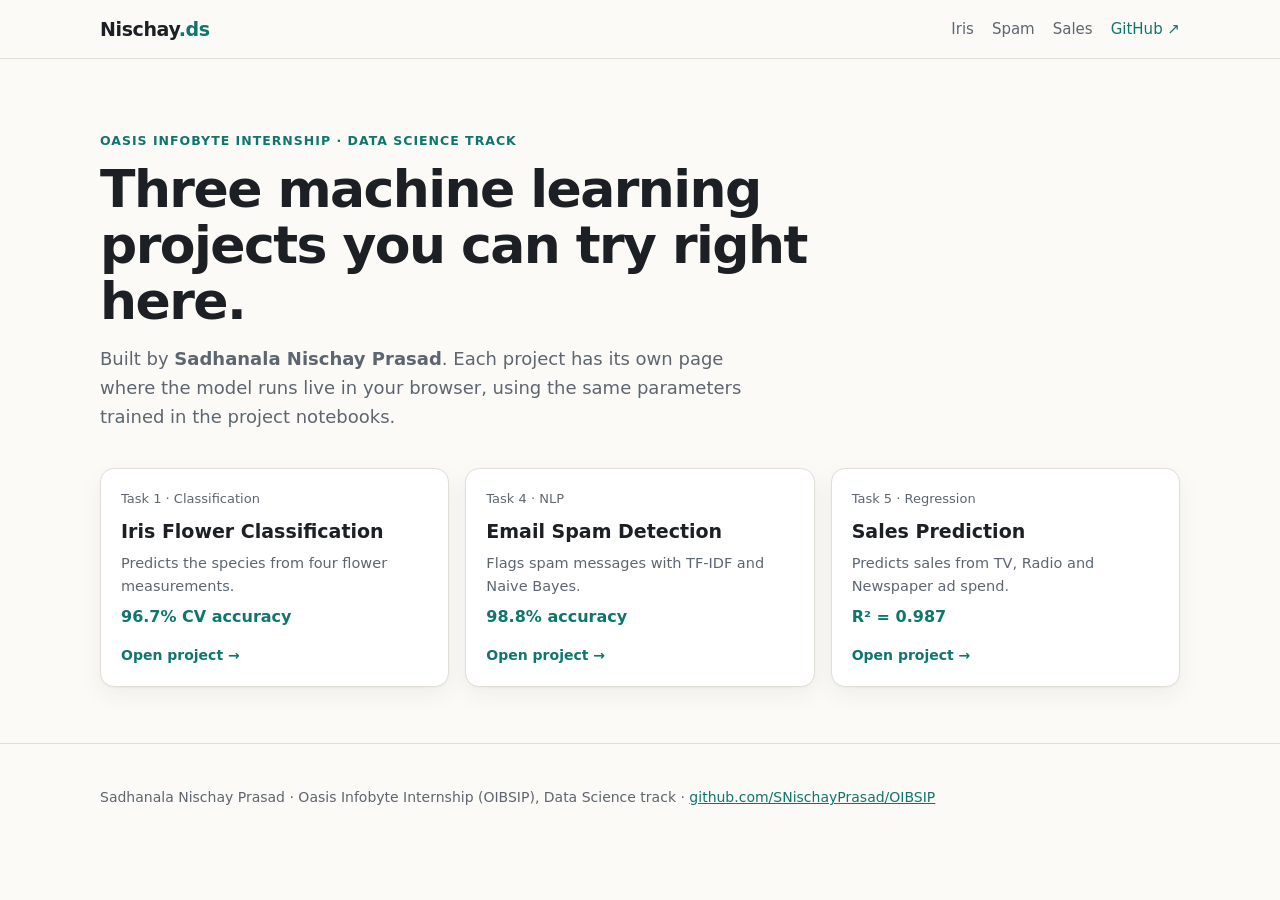
<file: website/index.html>
<!doctype html>
<html lang="en">
<head>
<meta charset="utf-8">
<meta name="viewport" content="width=device-width, initial-scale=1">
<title>Data Science Projects · Sadhanala Nischay Prasad</title>
<meta name="description" content="Live demos of three machine learning projects built during the Oasis Infobyte Data Science internship: Iris classification, spam detection and sales prediction.">
<meta property="og:title" content="Data Science Projects · Sadhanala Nischay Prasad">
<meta property="og:description" content="Try three ML models live in your browser: Iris classifier, spam detector and sales predictor.">
<meta property="og:image" content="assets/og.png">
<link rel="icon" href="data:image/svg+xml,<svg xmlns='http://www.w3.org/2000/svg' viewBox='0 0 32 32'><rect width='32' height='32' rx='7' fill='%230f766e'/><path d='M8 22l5-6 4 3 7-9' stroke='white' stroke-width='3' fill='none' stroke-linecap='round' stroke-linejoin='round'/></svg>">
<link rel="stylesheet" href="style.css">
<script>{const h=location.hash.slice(1);if(["iris","spam","sales"].includes(h))location.replace(h+".html");}</script>

</head>
<body>
<header class="top">
  <div class="wrap nav">
    <a class="brand" href="index.html">Nischay<span>.ds</span></a>
    <nav>
      <a href="iris.html">Iris</a><a href="spam.html">Spam</a><a href="sales.html">Sales</a>
      <a class="gh" href="https://github.com/SNischayPrasad/OIBSIP" target="_blank" rel="noopener">GitHub ↗</a>
    </nav>
  </div>
</header>

<main id="top">
<section class="hero">
  <div class="wrap">
    <p class="eyebrow">Oasis Infobyte Internship · Data Science track</p>
    <h1>Three machine learning projects you can try right here.</h1>
    <p class="lede">Built by <strong>Sadhanala Nischay Prasad</strong>. Each project has its own page where the model runs live in your browser, using the same parameters trained in the project notebooks.</p>
    <div class="cards">
      <a class="card" href="iris.html"><span class="tag">Task 1 · Classification</span><b>Iris Flower Classification</b><span class="desc">Predicts the species from four flower measurements.</span><span class="stat">96.7% CV accuracy</span><span class="go">Open project →</span></a>
      <a class="card" href="spam.html"><span class="tag">Task 4 · NLP</span><b>Email Spam Detection</b><span class="desc">Flags spam messages with TF-IDF and Naive Bayes.</span><span class="stat">98.8% accuracy</span><span class="go">Open project →</span></a>
      <a class="card" href="sales.html"><span class="tag">Task 5 · Regression</span><b>Sales Prediction</b><span class="desc">Predicts sales from TV, Radio and Newspaper ad spend.</span><span class="stat">R² = 0.987</span><span class="go">Open project →</span></a>
    </div>
  </div>
</section>

</main>

<footer>
  <div class="wrap">
    <p>Sadhanala Nischay Prasad · Oasis Infobyte Internship (OIBSIP), Data Science track · <a href="https://github.com/SNischayPrasad/OIBSIP" target="_blank" rel="noopener">github.com/SNischayPrasad/OIBSIP</a></p>
  </div>
</footer>
</body>
</html>
</file>
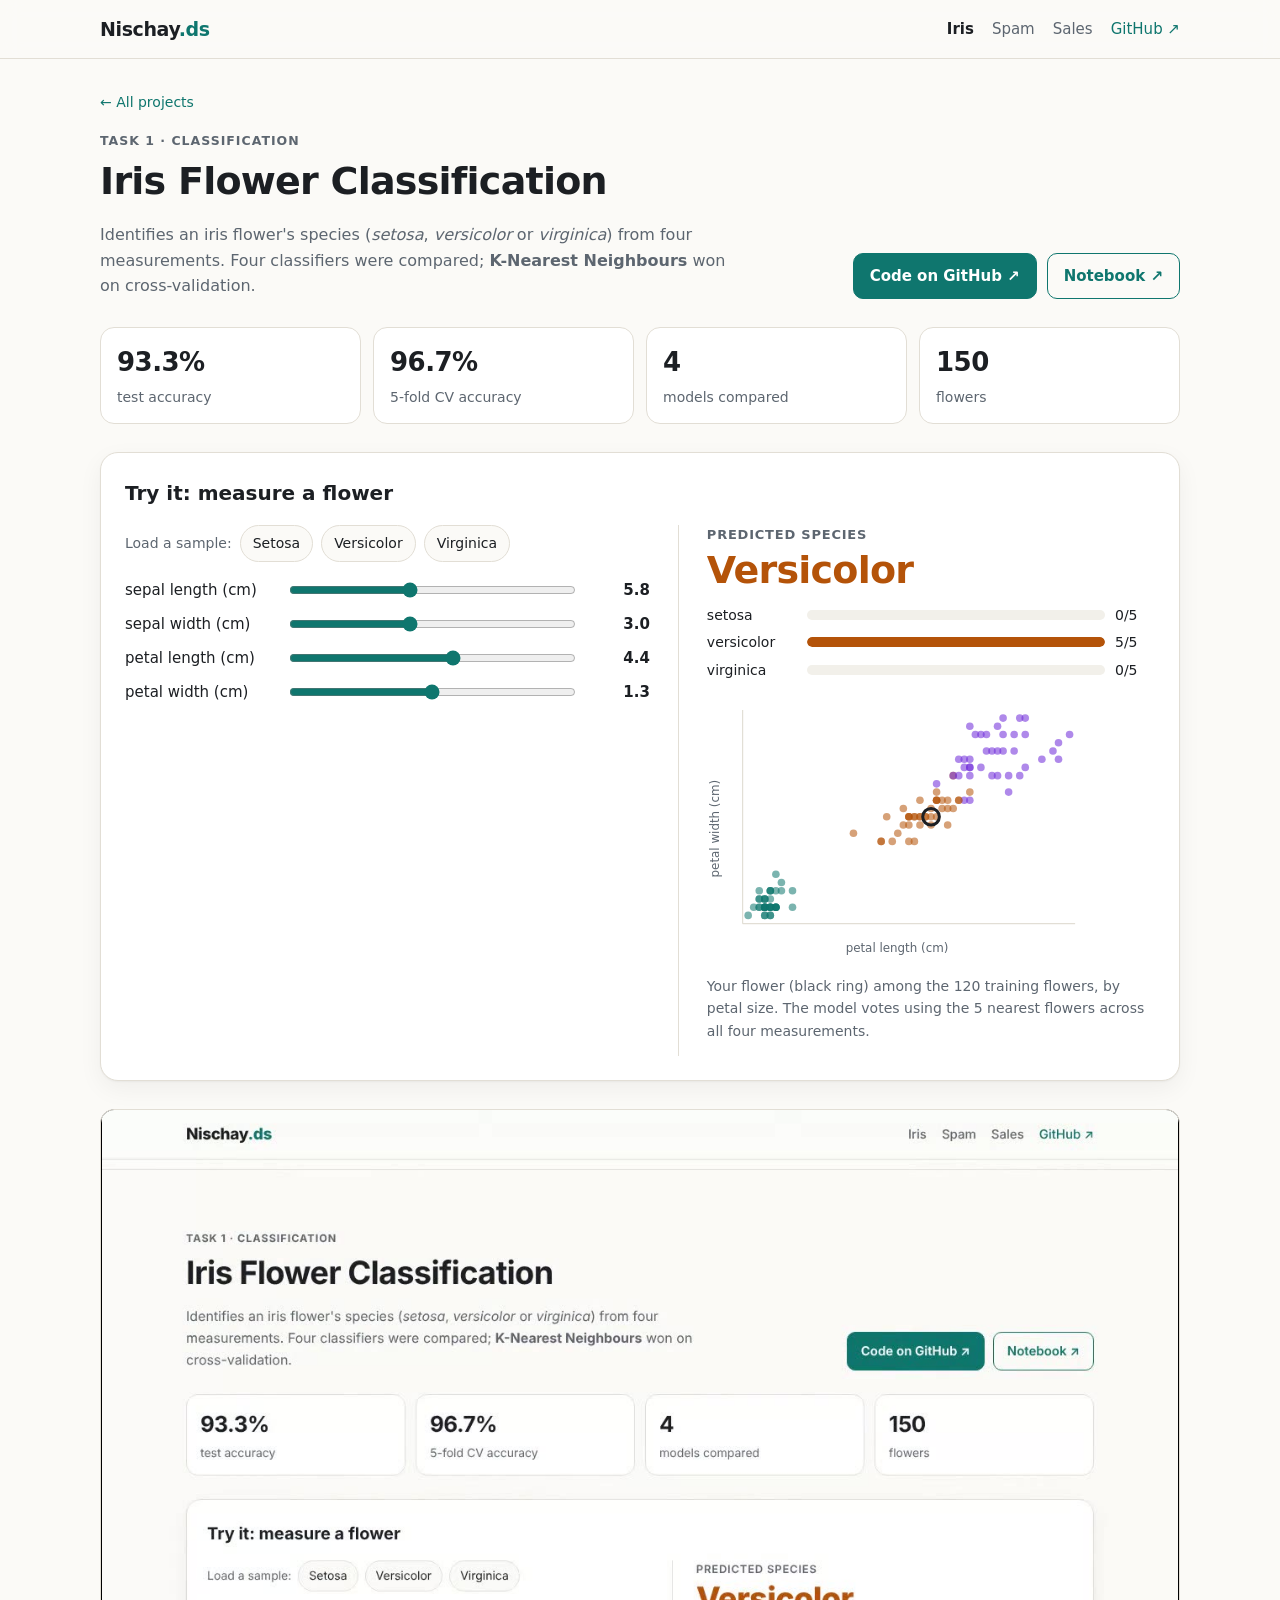
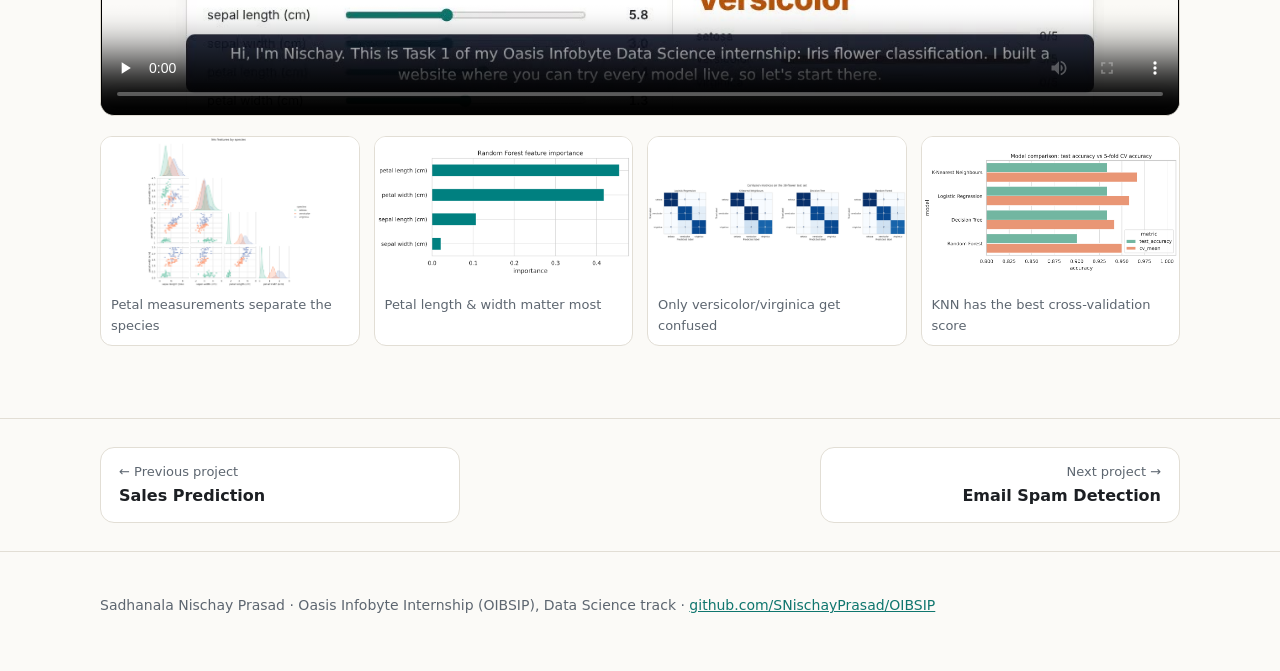
<file: website/iris.html>
<!doctype html>
<html lang="en">
<head>
<meta charset="utf-8">
<meta name="viewport" content="width=device-width, initial-scale=1">
<title>Iris Flower Classification · Sadhanala Nischay Prasad</title>
<meta name="description" content="Classify an iris flower live in your browser with a KNN model (96.7% CV accuracy).">
<meta property="og:title" content="Iris Flower Classification · Task 1 · Nischay Prasad">
<meta property="og:description" content="Classify an iris flower live in your browser with a KNN model (96.7% CV accuracy).">
<meta property="og:image" content="https://nischay-oibsip-data-science.vercel.app/assets/iris/poster.jpg">
<link rel="icon" href="data:image/svg+xml,<svg xmlns='http://www.w3.org/2000/svg' viewBox='0 0 32 32'><rect width='32' height='32' rx='7' fill='%230f766e'/><path d='M8 22l5-6 4 3 7-9' stroke='white' stroke-width='3' fill='none' stroke-linecap='round' stroke-linejoin='round'/></svg>">
<link rel="stylesheet" href="style.css">
</head>
<body>
<header class="top">
  <div class="wrap nav">
    <a class="brand" href="index.html">Nischay<span>.ds</span></a>
    <nav>
      <a href="iris.html" class="on" aria-current="page">Iris</a><a href="spam.html">Spam</a><a href="sales.html">Sales</a>
      <a class="gh" href="https://github.com/SNischayPrasad/OIBSIP" target="_blank" rel="noopener">GitHub ↗</a>
    </nav>
  </div>
</header>

<main id="top">
<section id="iris" class="project page">
  <div class="wrap">
    <p class="crumb"><a href="index.html">← All projects</a></p>
    <div class="phead">
      <div>
        <p class="eyebrow">Task 1 · Classification</p>
        <h2>Iris Flower Classification</h2>
        <p>Identifies an iris flower's species (<em>setosa</em>, <em>versicolor</em> or <em>virginica</em>) from four measurements. Four classifiers were compared; <b>K-Nearest Neighbours</b> won on cross-validation.</p>
      </div>
      <div class="links">
        <a class="btn" href="https://github.com/SNischayPrasad/OIBSIP/tree/main/DataScience-Task1-IrisFlowerClassification" target="_blank" rel="noopener">Code on GitHub ↗</a>
        <a class="btn ghost" href="https://github.com/SNischayPrasad/OIBSIP/blob/main/DataScience-Task1-IrisFlowerClassification/Iris_Flower_Classification.ipynb" target="_blank" rel="noopener">Notebook ↗</a>
      </div>
    </div>
    <div class="metrics">
      <div><b>93.3%</b><span>test accuracy</span></div>
      <div><b>96.7%</b><span>5-fold CV accuracy</span></div>
      <div><b>4</b><span>models compared</span></div>
      <div><b>150</b><span>flowers</span></div>
    </div>

    <div class="demo">
      <h3>Try it: measure a flower</h3>
      <div class="demo-grid">
        <div>
          <div class="presets"><span>Load a sample:</span>
            <button data-iris="5.1,3.5,1.4,0.2">Setosa</button>
            <button data-iris="6.0,2.8,4.5,1.4">Versicolor</button>
            <button data-iris="6.7,3.1,5.6,2.3">Virginica</button>
          </div>
          <div id="iris-sliders" class="sliders"></div>
        </div>
        <div class="result">
          <p class="label">Predicted species</p>
          <p id="iris-pred" class="big">–</p>
          <div id="iris-votes" class="bars"></div>
          <svg id="iris-plot" viewBox="0 0 320 220" role="img" aria-label="Petal length vs petal width of training flowers with your flower highlighted"></svg>
          <p class="note">Your flower (black ring) among the 120 training flowers, by petal size. The model votes using the 5 nearest flowers across all four measurements.</p>
        </div>
      </div>
    </div>

    <div class="media">
      <video id="iris-video" controls preload="none" poster="assets/iris/poster.jpg"><source src="videos/iris.mp4" type="video/mp4"></video>
    </div>
    <div class="gallery">
      <figure><a href="assets/iris/pairplot.png" target="_blank"><img loading="lazy" src="assets/iris/pairplot.png" alt="Pairplot of iris features by species"></a><figcaption>Petal measurements separate the species</figcaption></figure>
      <figure><a href="assets/iris/feature_importance.png" target="_blank"><img loading="lazy" src="assets/iris/feature_importance.png" alt="Feature importance"></a><figcaption>Petal length & width matter most</figcaption></figure>
      <figure><a href="assets/iris/confusion_matrices.png" target="_blank"><img loading="lazy" src="assets/iris/confusion_matrices.png" alt="Confusion matrices"></a><figcaption>Only versicolor/virginica get confused</figcaption></figure>
      <figure><a href="assets/iris/model_comparison.png" target="_blank"><img loading="lazy" src="assets/iris/model_comparison.png" alt="Model comparison"></a><figcaption>KNN has the best cross-validation score</figcaption></figure>
    </div>
  </div>
</section>

<section class="pager">
  <div class="wrap">
    <a href="sales.html"><span>← Previous project</span><b>Sales Prediction</b></a>
    <a href="spam.html" class="next"><span>Next project →</span><b>Email Spam Detection</b></a>
  </div>
</section>
</main>

<footer>
  <div class="wrap">
    <p>Sadhanala Nischay Prasad · Oasis Infobyte Internship (OIBSIP), Data Science track · <a href="https://github.com/SNischayPrasad/OIBSIP" target="_blank" rel="noopener">github.com/SNischayPrasad/OIBSIP</a></p>
  </div>
</footer>
<script src="app.js"></script>
</body>
</html>
</file>
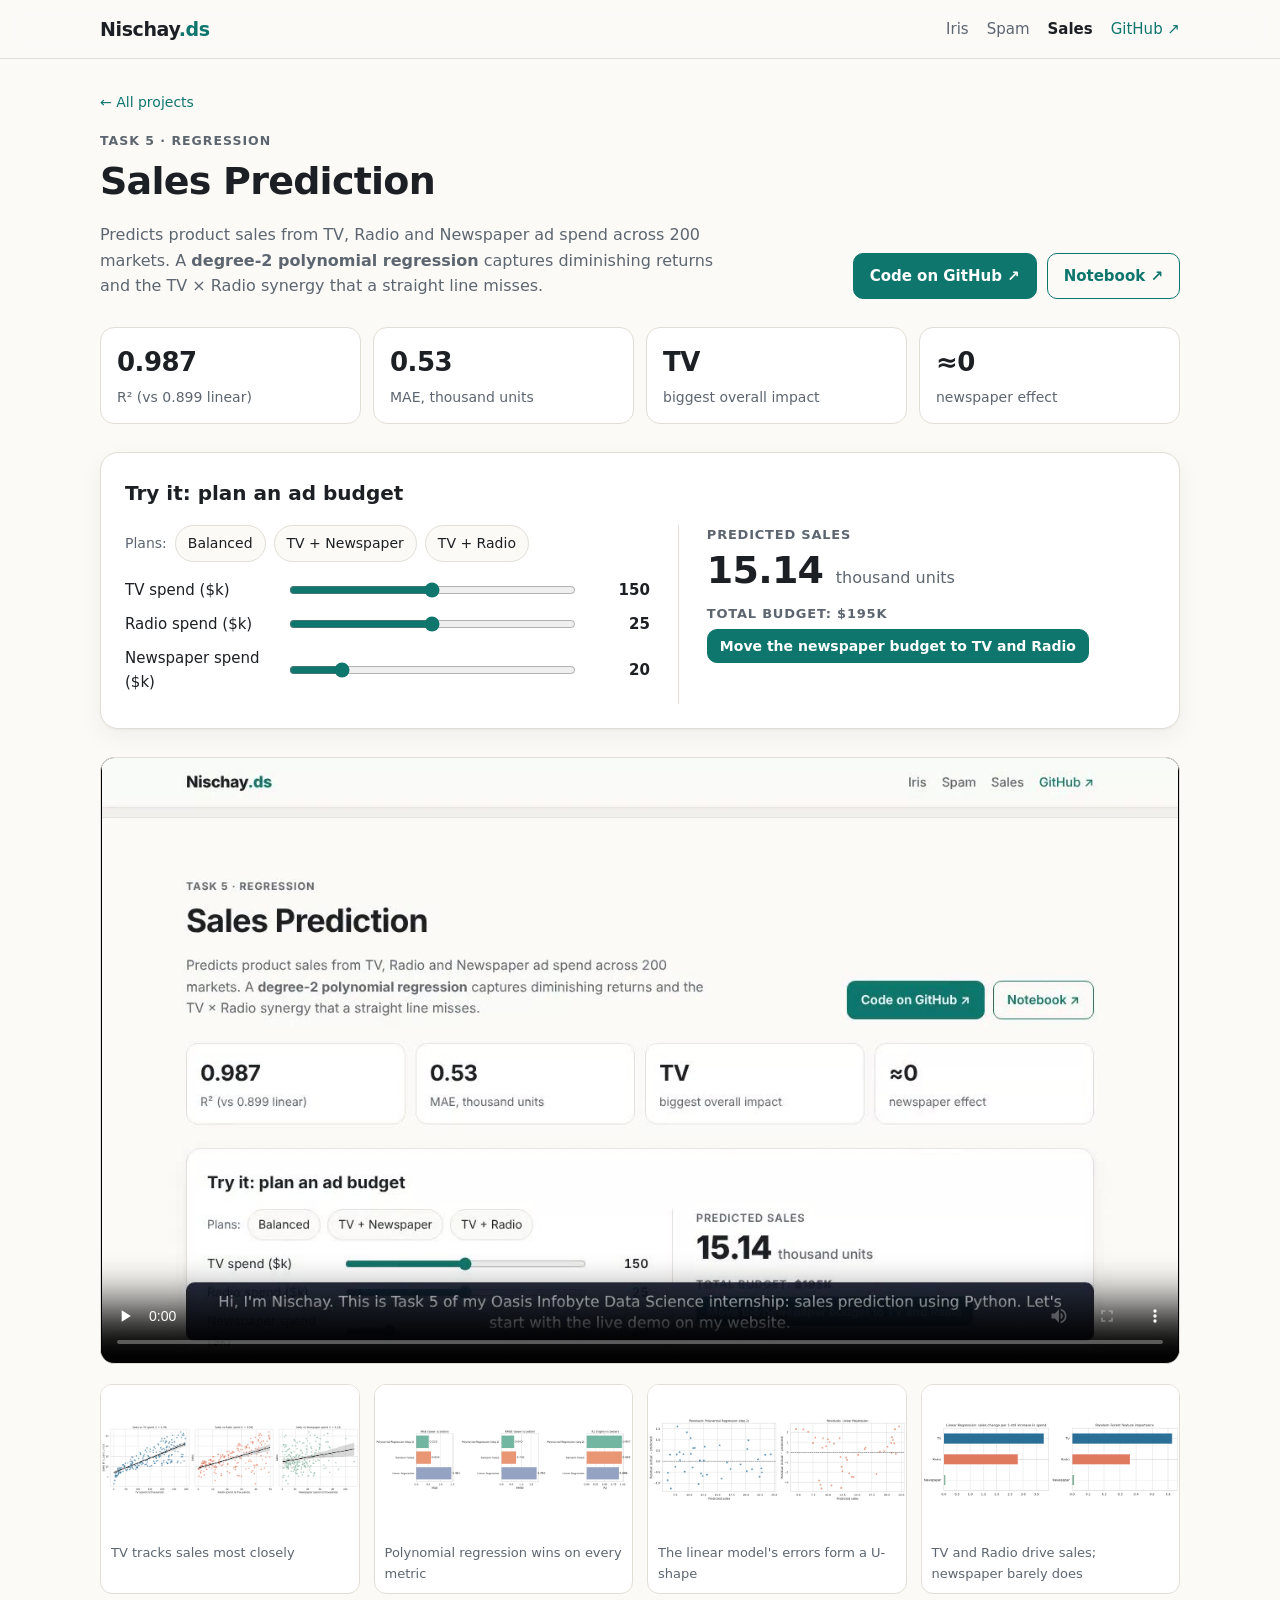
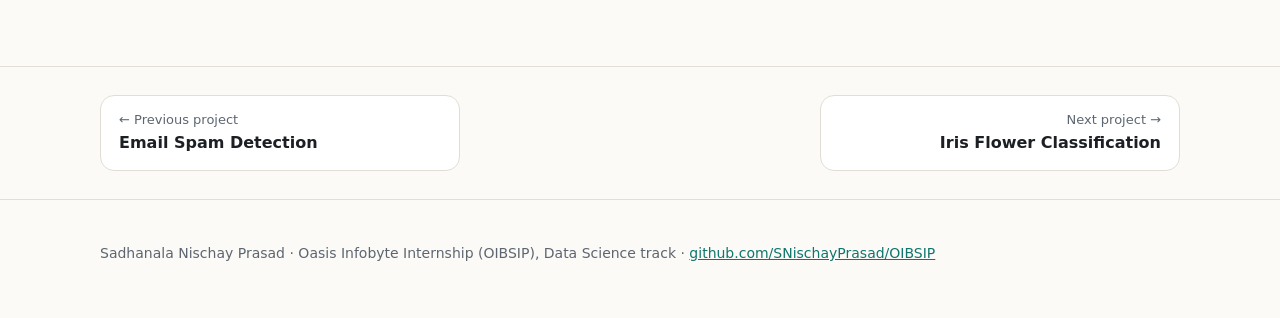
<file: website/sales.html>
<!doctype html>
<html lang="en">
<head>
<meta charset="utf-8">
<meta name="viewport" content="width=device-width, initial-scale=1">
<title>Sales Prediction · Sadhanala Nischay Prasad</title>
<meta name="description" content="Plan an ad budget and predict sales live in your browser with polynomial regression (R² = 0.987).">
<meta property="og:title" content="Sales Prediction · Task 5 · Nischay Prasad">
<meta property="og:description" content="Plan an ad budget and predict sales live in your browser with polynomial regression (R² = 0.987).">
<meta property="og:image" content="https://nischay-oibsip-data-science.vercel.app/assets/sales/poster.jpg">
<link rel="icon" href="data:image/svg+xml,<svg xmlns='http://www.w3.org/2000/svg' viewBox='0 0 32 32'><rect width='32' height='32' rx='7' fill='%230f766e'/><path d='M8 22l5-6 4 3 7-9' stroke='white' stroke-width='3' fill='none' stroke-linecap='round' stroke-linejoin='round'/></svg>">
<link rel="stylesheet" href="style.css">
</head>
<body>
<header class="top">
  <div class="wrap nav">
    <a class="brand" href="index.html">Nischay<span>.ds</span></a>
    <nav>
      <a href="iris.html">Iris</a><a href="spam.html">Spam</a><a href="sales.html" class="on" aria-current="page">Sales</a>
      <a class="gh" href="https://github.com/SNischayPrasad/OIBSIP" target="_blank" rel="noopener">GitHub ↗</a>
    </nav>
  </div>
</header>

<main id="top">
<section id="sales" class="project page">
  <div class="wrap">
    <p class="crumb"><a href="index.html">← All projects</a></p>
    <div class="phead">
      <div>
        <p class="eyebrow">Task 5 · Regression</p>
        <h2>Sales Prediction</h2>
        <p>Predicts product sales from TV, Radio and Newspaper ad spend across 200 markets. A <b>degree-2 polynomial regression</b> captures diminishing returns and the TV × Radio synergy that a straight line misses.</p>
      </div>
      <div class="links">
        <a class="btn" href="https://github.com/SNischayPrasad/OIBSIP/tree/main/DataScience-Task5-SalesPrediction" target="_blank" rel="noopener">Code on GitHub ↗</a>
        <a class="btn ghost" href="https://github.com/SNischayPrasad/OIBSIP/blob/main/DataScience-Task5-SalesPrediction/Sales_Prediction.ipynb" target="_blank" rel="noopener">Notebook ↗</a>
      </div>
    </div>
    <div class="metrics">
      <div><b>0.987</b><span>R² (vs 0.899 linear)</span></div>
      <div><b>0.53</b><span>MAE, thousand units</span></div>
      <div><b>TV</b><span>biggest overall impact</span></div>
      <div><b>≈0</b><span>newspaper effect</span></div>
    </div>

    <div class="demo">
      <h3>Try it: plan an ad budget</h3>
      <div class="demo-grid">
        <div>
          <div class="presets"><span>Plans:</span>
            <button data-sales="150,25,20">Balanced</button>
            <button data-sales="250,5,60">TV + Newspaper</button>
            <button data-sales="230,40,0">TV + Radio</button>
          </div>
          <div id="sales-sliders" class="sliders"></div>
        </div>
        <div class="result">
          <p class="label">Predicted sales</p>
          <p class="big"><span id="sales-pred">–</span> <small>thousand units</small></p>
          <p class="label">Total budget: <b id="sales-budget">–</b></p>
          <button id="sales-shift" class="btn small">Move the newspaper budget to TV and Radio</button>
          <p id="sales-shift-out" class="note"></p>
        </div>
      </div>
    </div>

    <div class="media">
      <video id="sales-video" controls preload="none" poster="assets/sales/poster.jpg"><source src="videos/sales.mp4" type="video/mp4"></video>
    </div>
    <div class="gallery">
      <figure><a href="assets/sales/sales_vs_channels.png" target="_blank"><img loading="lazy" src="assets/sales/sales_vs_channels.png" alt="Sales vs each channel"></a><figcaption>TV tracks sales most closely</figcaption></figure>
      <figure><a href="assets/sales/model_comparison.png" target="_blank"><img loading="lazy" src="assets/sales/model_comparison.png" alt="Model comparison"></a><figcaption>Polynomial regression wins on every metric</figcaption></figure>
      <figure><a href="assets/sales/residual_plots.png" target="_blank"><img loading="lazy" src="assets/sales/residual_plots.png" alt="Residual plots"></a><figcaption>The linear model's errors form a U-shape</figcaption></figure>
      <figure><a href="assets/sales/channel_impact.png" target="_blank"><img loading="lazy" src="assets/sales/channel_impact.png" alt="Channel impact"></a><figcaption>TV and Radio drive sales; newspaper barely does</figcaption></figure>
    </div>
  </div>
</section>

<section class="pager">
  <div class="wrap">
    <a href="spam.html"><span>← Previous project</span><b>Email Spam Detection</b></a>
    <a href="iris.html" class="next"><span>Next project →</span><b>Iris Flower Classification</b></a>
  </div>
</section>
</main>

<footer>
  <div class="wrap">
    <p>Sadhanala Nischay Prasad · Oasis Infobyte Internship (OIBSIP), Data Science track · <a href="https://github.com/SNischayPrasad/OIBSIP" target="_blank" rel="noopener">github.com/SNischayPrasad/OIBSIP</a></p>
  </div>
</footer>
<script src="app.js"></script>
</body>
</html>
</file>
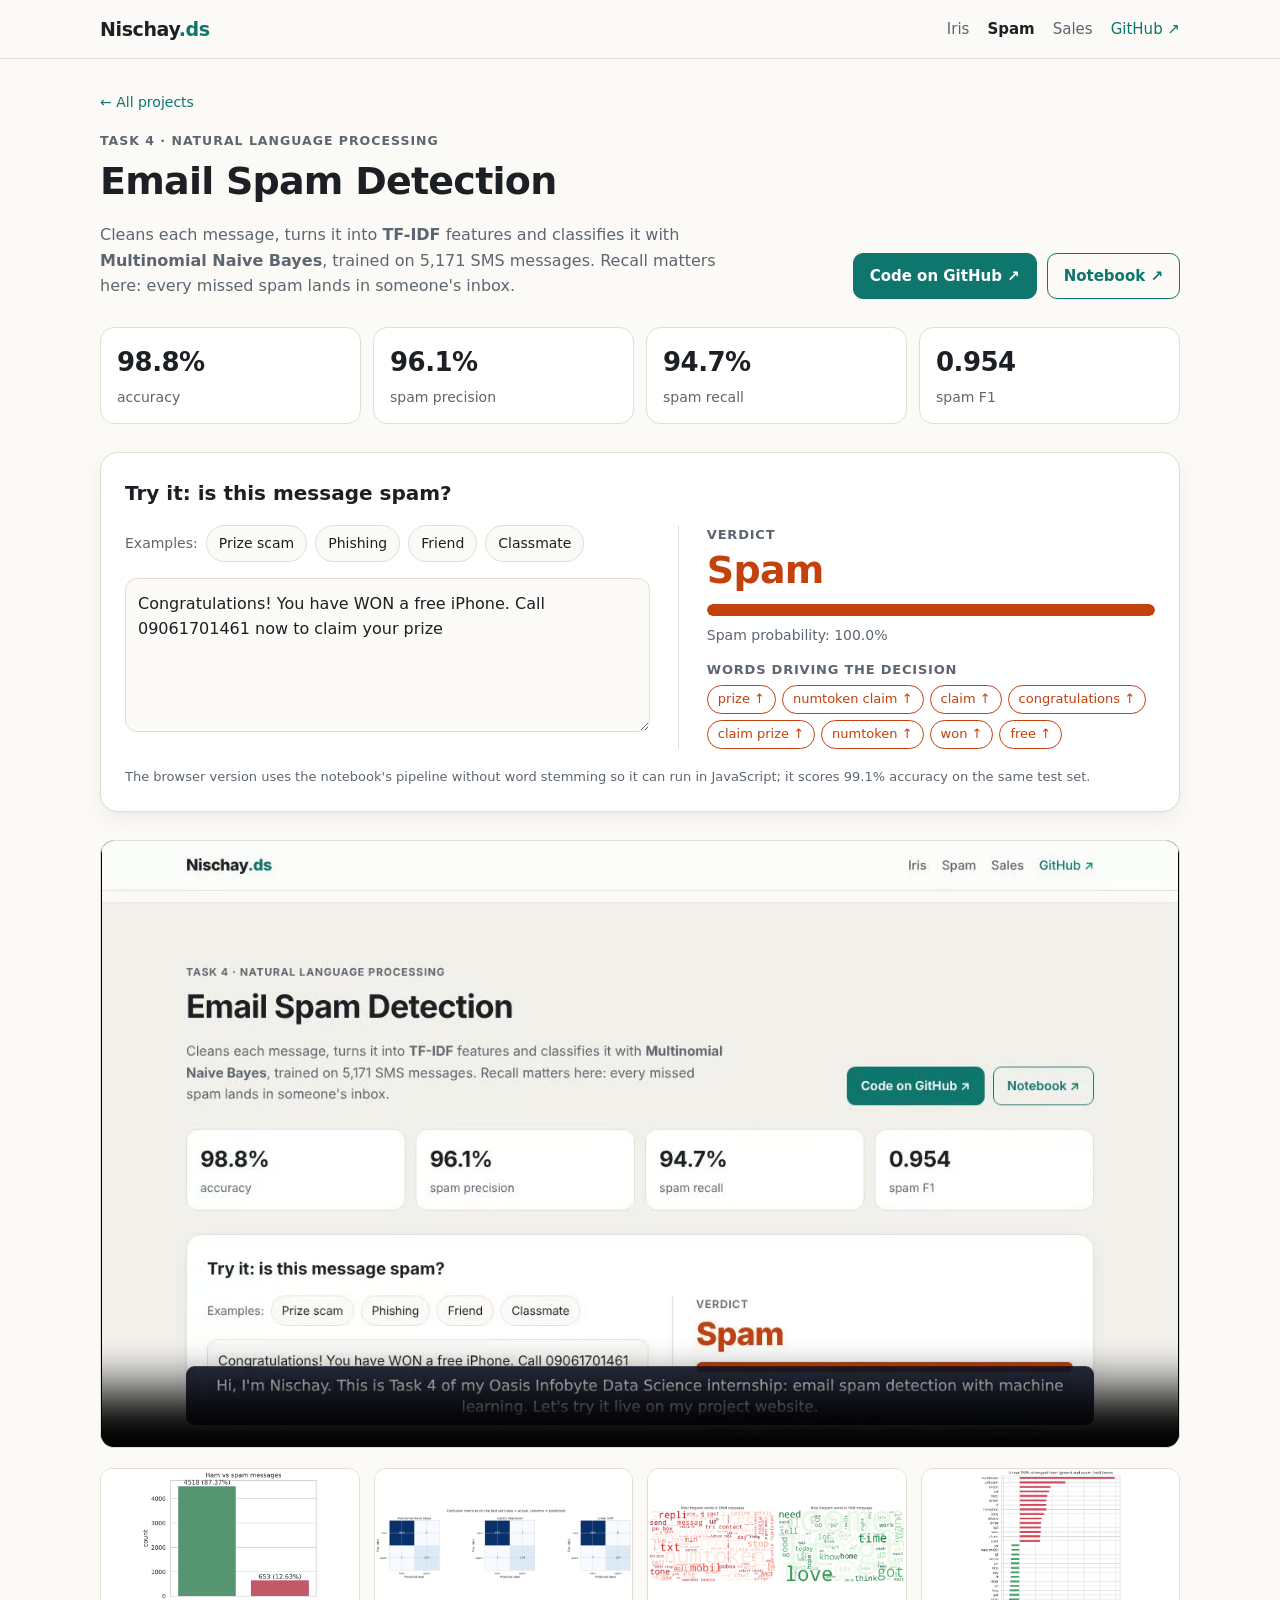
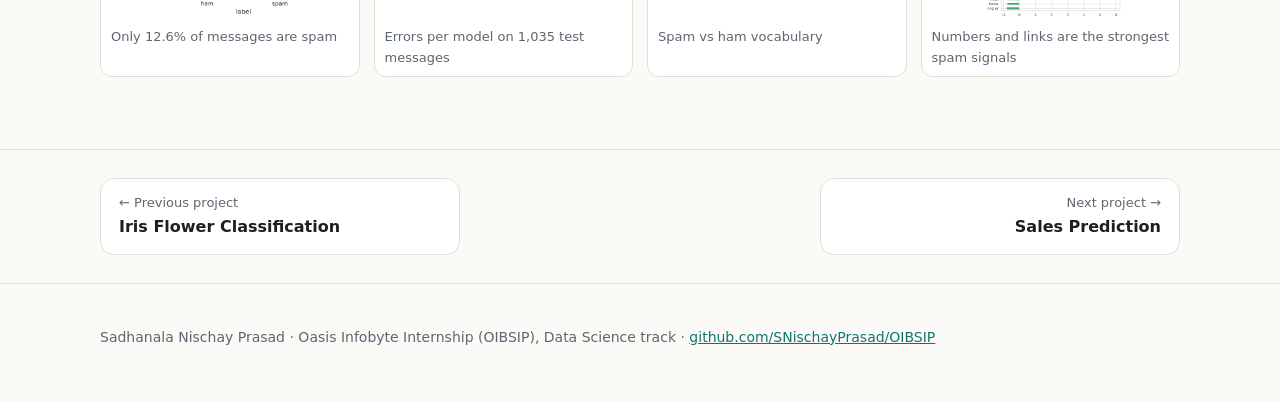
<file: website/spam.html>
<!doctype html>
<html lang="en">
<head>
<meta charset="utf-8">
<meta name="viewport" content="width=device-width, initial-scale=1">
<title>Email Spam Detection · Sadhanala Nischay Prasad</title>
<meta name="description" content="Check any message for spam live in your browser with a TF-IDF + Naive Bayes model (98.8% accuracy).">
<meta property="og:title" content="Email Spam Detection · Task 4 · Nischay Prasad">
<meta property="og:description" content="Check any message for spam live in your browser with a TF-IDF + Naive Bayes model (98.8% accuracy).">
<meta property="og:image" content="https://nischay-oibsip-data-science.vercel.app/assets/spam/poster.jpg">
<link rel="icon" href="data:image/svg+xml,<svg xmlns='http://www.w3.org/2000/svg' viewBox='0 0 32 32'><rect width='32' height='32' rx='7' fill='%230f766e'/><path d='M8 22l5-6 4 3 7-9' stroke='white' stroke-width='3' fill='none' stroke-linecap='round' stroke-linejoin='round'/></svg>">
<link rel="stylesheet" href="style.css">
</head>
<body>
<header class="top">
  <div class="wrap nav">
    <a class="brand" href="index.html">Nischay<span>.ds</span></a>
    <nav>
      <a href="iris.html">Iris</a><a href="spam.html" class="on" aria-current="page">Spam</a><a href="sales.html">Sales</a>
      <a class="gh" href="https://github.com/SNischayPrasad/OIBSIP" target="_blank" rel="noopener">GitHub ↗</a>
    </nav>
  </div>
</header>

<main id="top">
<section id="spam" class="project page">
  <div class="wrap">
    <p class="crumb"><a href="index.html">← All projects</a></p>
    <div class="phead">
      <div>
        <p class="eyebrow">Task 4 · Natural language processing</p>
        <h2>Email Spam Detection</h2>
        <p>Cleans each message, turns it into <b>TF-IDF</b> features and classifies it with <b>Multinomial Naive Bayes</b>, trained on 5,171 SMS messages. Recall matters here: every missed spam lands in someone's inbox.</p>
      </div>
      <div class="links">
        <a class="btn" href="https://github.com/SNischayPrasad/OIBSIP/tree/main/DataScience-Task4-EmailSpamDetection" target="_blank" rel="noopener">Code on GitHub ↗</a>
        <a class="btn ghost" href="https://github.com/SNischayPrasad/OIBSIP/blob/main/DataScience-Task4-EmailSpamDetection/Email_Spam_Detection.ipynb" target="_blank" rel="noopener">Notebook ↗</a>
      </div>
    </div>
    <div class="metrics">
      <div><b>98.8%</b><span>accuracy</span></div>
      <div><b>96.1%</b><span>spam precision</span></div>
      <div><b>94.7%</b><span>spam recall</span></div>
      <div><b>0.954</b><span>spam F1</span></div>
    </div>

    <div class="demo">
      <h3>Try it: is this message spam?</h3>
      <div class="demo-grid">
        <div>
          <div class="presets"><span>Examples:</span>
            <button data-spam="Congratulations! You have WON a free iPhone. Call 09061701461 now to claim your prize">Prize scam</button>
            <button data-spam="URGENT: your account has been suspended. Verify now at www.secure-bank-login.com">Phishing</button>
            <button data-spam="Hey, are we still meeting for lunch tomorrow at 1?">Friend</button>
            <button data-spam="Can you send me the notes from today's class?">Classmate</button>
          </div>
          <textarea id="spam-text" rows="5" placeholder="Type or paste a message…"></textarea>
        </div>
        <div class="result">
          <p class="label">Verdict</p>
          <p id="spam-pred" class="big">–</p>
          <div class="meter"><div id="spam-meter"></div></div>
          <p id="spam-prob" class="note"></p>
          <p class="label">Words driving the decision</p>
          <div id="spam-words" class="chips"></div>
        </div>
      </div>
      <p class="note small">The browser version uses the notebook's pipeline without word stemming so it can run in JavaScript; it scores 99.1% accuracy on the same test set.</p>
    </div>

    <div class="media">
      <video id="spam-video" controls preload="none" poster="assets/spam/poster.jpg"><source src="videos/spam.mp4" type="video/mp4"></video>
    </div>
    <div class="gallery">
      <figure><a href="assets/spam/class_distribution.png" target="_blank"><img loading="lazy" src="assets/spam/class_distribution.png" alt="Class distribution"></a><figcaption>Only 12.6% of messages are spam</figcaption></figure>
      <figure><a href="assets/spam/confusion_matrices.png" target="_blank"><img loading="lazy" src="assets/spam/confusion_matrices.png" alt="Confusion matrices"></a><figcaption>Errors per model on 1,035 test messages</figcaption></figure>
      <figure><a href="assets/spam/wordclouds.png" target="_blank"><img loading="lazy" src="assets/spam/wordclouds.png" alt="Word clouds for spam and ham"></a><figcaption>Spam vs ham vocabulary</figcaption></figure>
      <figure><a href="assets/spam/top_terms.png" target="_blank"><img loading="lazy" src="assets/spam/top_terms.png" alt="Top spam and ham terms"></a><figcaption>Numbers and links are the strongest spam signals</figcaption></figure>
    </div>
  </div>
</section>

<section class="pager">
  <div class="wrap">
    <a href="iris.html"><span>← Previous project</span><b>Iris Flower Classification</b></a>
    <a href="sales.html" class="next"><span>Next project →</span><b>Sales Prediction</b></a>
  </div>
</section>
</main>

<footer>
  <div class="wrap">
    <p>Sadhanala Nischay Prasad · Oasis Infobyte Internship (OIBSIP), Data Science track · <a href="https://github.com/SNischayPrasad/OIBSIP" target="_blank" rel="noopener">github.com/SNischayPrasad/OIBSIP</a></p>
  </div>
</footer>
<script src="app.js"></script>
</body>
</html>
</file>
<file: website/style.css>
:root {
  --bg: #fbfaf7; --bg-alt: #f2f0ea; --surface: #ffffff; --text: #1c1f23; --muted: #5d6670;
  --line: #e2ded5; --accent: #0f766e; --accent-soft: #d6efec; --spam: #c2410c; --ham: #15803d;
  --setosa: #0f766e; --versicolor: #b45309; --virginica: #6d28d9;
  --radius: 14px; --shadow: 0 1px 2px rgba(0,0,0,.04), 0 8px 24px rgba(0,0,0,.05);
}
@media (prefers-color-scheme: dark) {
  :root {
    --bg: #111416; --bg-alt: #171b1e; --surface: #1d2226; --text: #e9ecee; --muted: #9aa5ae;
    --line: #2c3338; --accent: #2dd4bf; --accent-soft: #123b37; --spam: #fb923c; --ham: #4ade80;
    --setosa: #2dd4bf; --versicolor: #fbbf24; --virginica: #a78bfa; --shadow: none;
  }
}
* { box-sizing: border-box; }
html { scroll-behavior: smooth; scroll-padding-top: 64px; }
body { margin: 0; background: var(--bg); color: var(--text); font: 16px/1.6 "Inter", system-ui, -apple-system, "Segoe UI", Roboto, sans-serif; }
a { color: var(--accent); }
.wrap { max-width: 1120px; margin: 0 auto; padding: 0 20px; }

.top { position: sticky; top: 0; z-index: 10; background: color-mix(in srgb, var(--bg) 88%, transparent); backdrop-filter: blur(10px); border-bottom: 1px solid var(--line); }
.nav { display: flex; align-items: center; justify-content: space-between; height: 58px; }
.brand { font-weight: 800; font-size: 19px; color: var(--text); text-decoration: none; letter-spacing: -.02em; }
.brand span { color: var(--accent); }
nav { display: flex; gap: 18px; align-items: center; }
nav a { color: var(--muted); text-decoration: none; font-weight: 500; font-size: 15px; }
nav a:hover { color: var(--text); }
nav .gh { color: var(--accent); }

.hero { padding: 72px 0 56px; }
.eyebrow { text-transform: uppercase; letter-spacing: .08em; font-size: 12.5px; font-weight: 700; color: var(--accent); margin: 0 0 10px; }
h1 { font-size: clamp(32px, 5vw, 52px); line-height: 1.08; letter-spacing: -.03em; margin: 0 0 16px; max-width: 820px; }
.lede { font-size: 18px; color: var(--muted); max-width: 680px; margin: 0 0 36px; }
.cards { display: grid; grid-template-columns: repeat(3, 1fr); gap: 16px; }
.card { display: flex; flex-direction: column; gap: 6px; padding: 20px; border-radius: var(--radius); background: var(--surface); border: 1px solid var(--line); text-decoration: none; color: var(--text); box-shadow: var(--shadow); transition: transform .15s, border-color .15s; }
.card:hover { transform: translateY(-2px); border-color: var(--accent); }
.card .tag { font-size: 13px; color: var(--muted); }
.card b { font-size: 19px; }
.card .stat { font-weight: 700; color: var(--accent); }

.project { padding: 72px 0; border-top: 1px solid var(--line); }
.project.alt { background: var(--bg-alt); }
.phead { display: flex; justify-content: space-between; gap: 32px; align-items: flex-end; }
.phead h2 { font-size: clamp(28px, 3.6vw, 38px); letter-spacing: -.02em; margin: 0 0 10px; }
.phead p { color: var(--muted); max-width: 640px; margin: 0; }
.links { display: flex; gap: 10px; flex-shrink: 0; }
.btn { display: inline-block; padding: 10px 16px; border-radius: 10px; background: var(--accent); color: #fff; font-weight: 600; text-decoration: none; border: 1px solid var(--accent); font-size: 15px; cursor: pointer; font-family: inherit; }
@media (prefers-color-scheme: dark) { .btn { color: #06201d; } }
.btn.ghost { background: transparent; color: var(--accent); }
.btn.small { padding: 8px 12px; font-size: 14px; }

.metrics { display: grid; grid-template-columns: repeat(4, 1fr); gap: 12px; margin: 28px 0; }
.metrics div { background: var(--surface); border: 1px solid var(--line); border-radius: var(--radius); padding: 14px 16px; }
.metrics b { display: block; font-size: 26px; letter-spacing: -.02em; }
.metrics span { color: var(--muted); font-size: 14px; }

.demo { background: var(--surface); border: 1px solid var(--line); border-radius: 18px; padding: 24px; box-shadow: var(--shadow); }
.demo h3 { margin: 0 0 16px; font-size: 20px; }
.demo-grid { display: grid; grid-template-columns: 1.1fr 1fr; gap: 28px; }
.presets { display: flex; flex-wrap: wrap; gap: 8px; align-items: center; margin-bottom: 16px; font-size: 14px; color: var(--muted); }
.presets button { border: 1px solid var(--line); background: var(--bg); color: var(--text); border-radius: 999px; padding: 6px 12px; font: inherit; font-size: 14px; cursor: pointer; }
.presets button:hover { border-color: var(--accent); color: var(--accent); }
.sliders label { display: grid; grid-template-columns: 150px 1fr 64px; align-items: center; gap: 12px; margin: 10px 0; font-size: 15px; }
.sliders output { font-variant-numeric: tabular-nums; font-weight: 600; text-align: right; }
input[type=range] { width: 100%; accent-color: var(--accent); }
textarea { width: 100%; border: 1px solid var(--line); border-radius: 12px; padding: 12px; font: inherit; background: var(--bg); color: var(--text); resize: vertical; }
textarea:focus { outline: 2px solid var(--accent); border-color: transparent; }
.result { border-left: 1px solid var(--line); padding-left: 28px; }
.label { margin: 0 0 4px; font-size: 13px; color: var(--muted); text-transform: uppercase; letter-spacing: .06em; font-weight: 600; }
.big { font-size: 38px; font-weight: 800; letter-spacing: -.02em; margin: 0 0 12px; line-height: 1.1; }
.big small { font-size: 16px; font-weight: 500; color: var(--muted); letter-spacing: 0; }
.note { color: var(--muted); font-size: 14px; margin: 8px 0 14px; }
.note.small { font-size: 13px; margin: 18px 0 0; }
.bars .row { display: grid; grid-template-columns: 90px 1fr 40px; gap: 10px; align-items: center; font-size: 14px; margin: 5px 0; }
.bars .track { height: 10px; background: var(--bg-alt); border-radius: 99px; overflow: hidden; }
.bars .fill { height: 100%; border-radius: 99px; transition: width .3s; }
#iris-plot { width: 100%; max-width: 380px; margin-top: 12px; }
#iris-plot text { fill: var(--muted); font-size: 10px; }
#iris-plot .axis { stroke: var(--line); }
.meter { height: 12px; background: var(--bg-alt); border-radius: 99px; overflow: hidden; }
.meter div { height: 100%; width: 0; border-radius: 99px; transition: width .3s, background .3s; }
.chips { display: flex; flex-wrap: wrap; gap: 6px; }
.chips span { font-size: 13px; padding: 3px 10px; border-radius: 99px; border: 1px solid var(--line); }
.chips .s { color: var(--spam); border-color: currentColor; }
.chips .h { color: var(--ham); border-color: currentColor; }

.media { margin: 28px 0 20px; }
video { width: 100%; border-radius: var(--radius); border: 1px solid var(--line); background: #000; aspect-ratio: 16 / 9; display: block; }
.gallery { display: grid; grid-template-columns: repeat(4, 1fr); gap: 14px; }
figure { margin: 0; background: var(--surface); border: 1px solid var(--line); border-radius: 12px; overflow: hidden; }
figure img { width: 100%; height: 150px; object-fit: contain; background: #fff; display: block; }
figcaption { font-size: 13px; color: var(--muted); padding: 8px 10px; }

footer { border-top: 1px solid var(--line); padding: 28px 0 40px; color: var(--muted); font-size: 14px; }

@media (max-width: 860px) {
  .cards, .metrics { grid-template-columns: 1fr 1fr; }
  .phead { flex-direction: column; align-items: flex-start; }
  .demo-grid { grid-template-columns: 1fr; }
  .result { border-left: 0; padding-left: 0; border-top: 1px solid var(--line); padding-top: 20px; }
  .gallery { grid-template-columns: 1fr 1fr; }
}
@media (max-width: 520px) {
  .cards { grid-template-columns: 1fr; }
  nav a:not(.gh) { display: none; }
  .sliders label { grid-template-columns: 1fr 56px; }
  .sliders label span { grid-column: 1 / -1; }
  .demo { padding: 16px; }
}

/* separate project pages */
nav a.on { color: var(--text); font-weight: 700; }
.project.page { border-top: 0; padding-top: 32px; }
.crumb { margin: 0 0 18px; font-size: 14px; }
.crumb a { text-decoration: none; }
.card .desc { color: var(--muted); font-size: 14.5px; }
.card .go { margin-top: auto; padding-top: 8px; font-size: 14px; font-weight: 600; color: var(--accent); }
.pager { border-top: 1px solid var(--line); padding: 28px 0; }
.pager .wrap { display: flex; justify-content: space-between; gap: 16px; }
.pager a { display: flex; flex-direction: column; text-decoration: none; color: var(--text); padding: 14px 18px; border: 1px solid var(--line); border-radius: var(--radius); background: var(--surface); flex: 1; max-width: 360px; }
.pager a:hover { border-color: var(--accent); }
.pager a.next { text-align: right; margin-left: auto; }
.pager span { font-size: 13px; color: var(--muted); }
@media (max-width: 640px) {
  nav { gap: 12px; }
  nav a:not(.gh) { display: inline; font-size: 14px; }
  .pager .wrap { flex-direction: column; }
  .pager a { max-width: none; }
  .pager a.next { text-align: left; margin-left: 0; }
}
</file>
